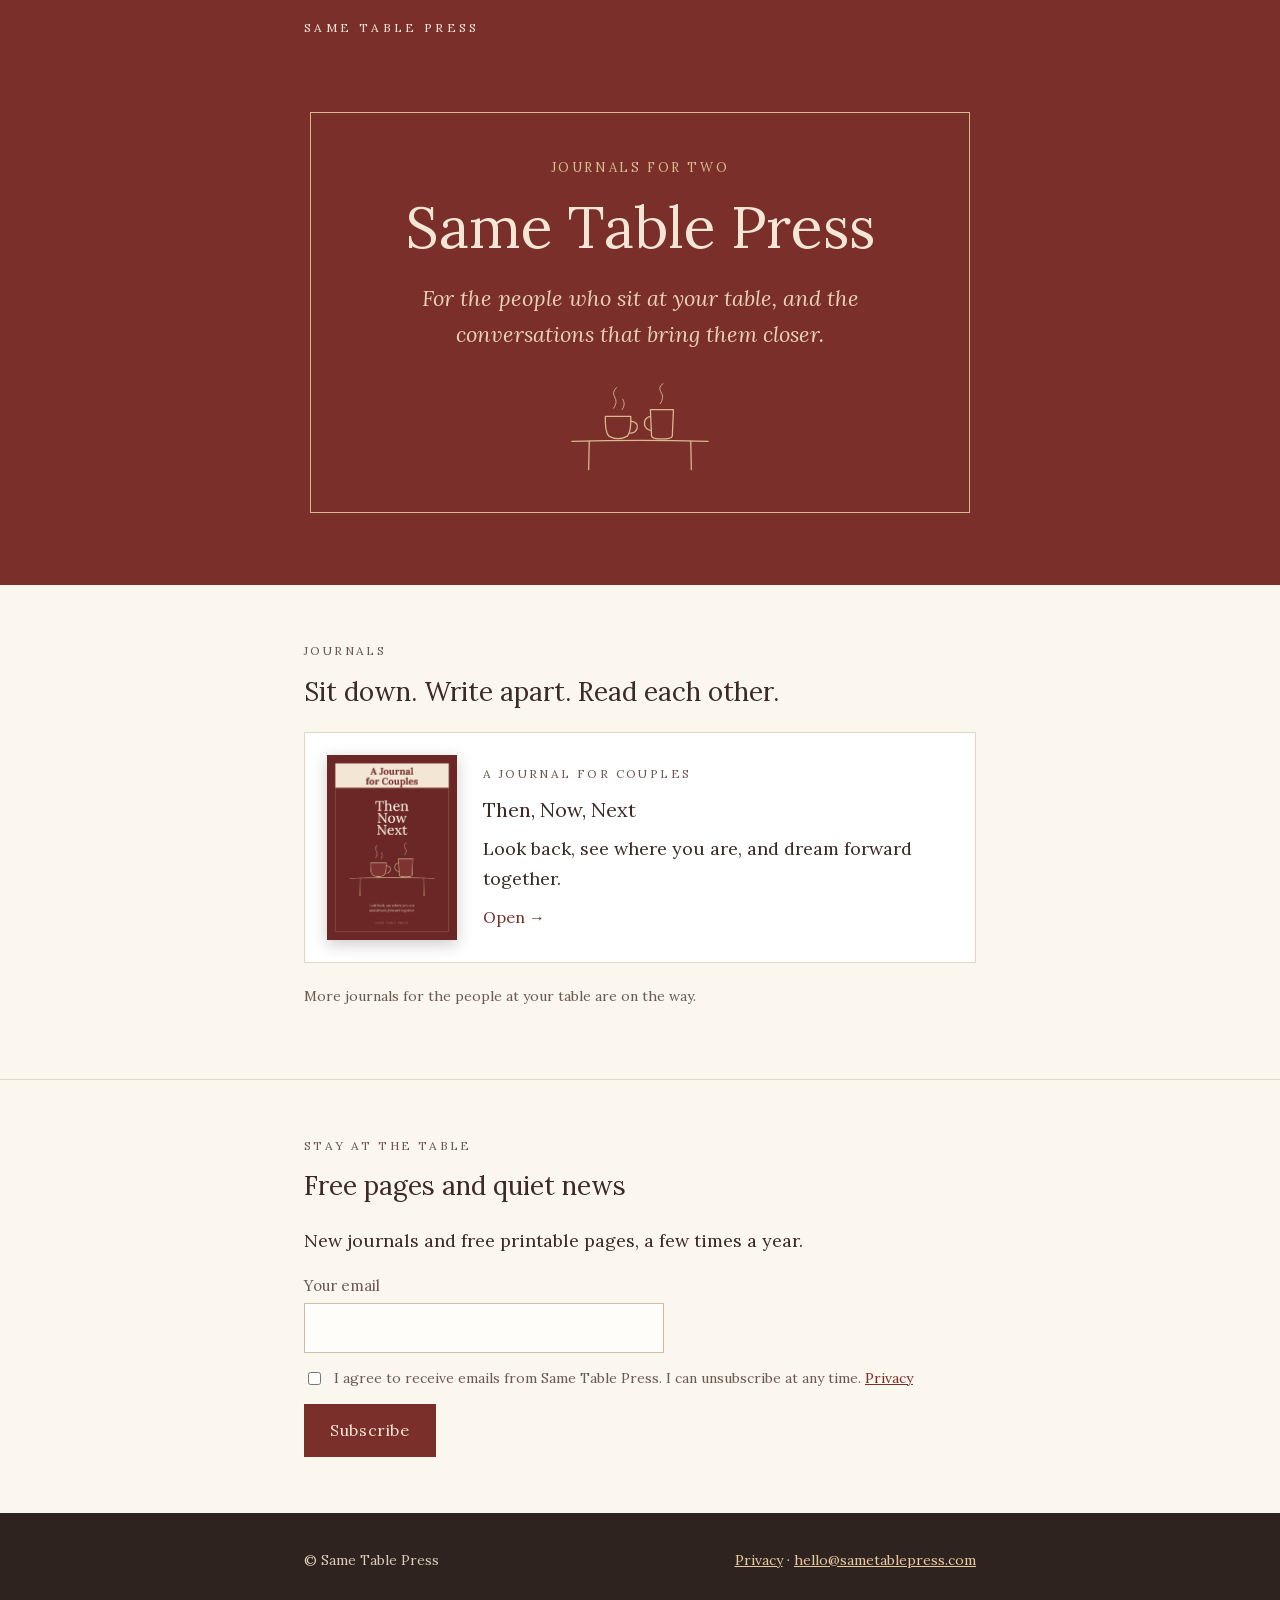
<file: index.html>
<!doctype html>
<html lang="en"><head><meta charset="utf-8">
<meta name="viewport" content="width=device-width,initial-scale=1">
<title>Same Table Press: journals for the people at your table</title>
<meta name="description" content="Guided journals for two people who sit at the same table and want to talk.">
<meta name="p:domain_verify" content="40cc4db1c53725497a6b243f9f8dcaa7"/>
<link rel="canonical" href="https://sametablepress.com/">
<meta property="og:title" content="Same Table Press: journals for the people at your table"><meta property="og:description" content="Guided journals for two people who sit at the same table and want to talk.">
<meta property="og:type" content="website"><meta property="og:url" content="https://sametablepress.com/">
<link rel="stylesheet" href="/assets/style.css">
</head><body>
<header class="top"><div class="wrap"><a href="/">Same Table Press</a></div></header>
<div class="hero"><div class="frame"><p class="tag">Journals for two</p><h1>Same Table Press</h1><p class="lead">For the people who sit at your table, and the conversations that bring them closer.</p><svg class="cups" viewBox="0 0 260 155" fill="none" stroke="#d9b98f" stroke-width="2.2" stroke-linecap="round" stroke-linejoin="round" aria-hidden="true">
<path d="M12 101 Q130 98 248 101"/><path d="M42 101 L41 150"/><path d="M218 101 L219 150"/>
<path d="M70 58 Q69 84 76 92 Q92 101 108 92 Q115 84 114 58 Z"/><path d="M114 66 q14 2 11 13 q-3 8 -12 8"/>
<path d="M148 46 L150 92 Q151 97 168 97 Q185 97 186 92 L188 46 Z"/><path d="M148 58 q-12 3 -10 15 q2 8 11 9"/>
<path d="M84 44 q8 -10 2 -20 q-5 -8 3 -16" stroke-width="1.5"/><path d="M99 46 q7 -9 1 -18" stroke-width="1.5"/>
<path d="M165 36 q8 -11 1 -21 q-5 -8 4 -14" stroke-width="1.5"/></svg></div></div>
<main><section><div class="wrap">
<p class="cap">Journals</p><h2>Sit down. Write apart. Read each other.</h2>
<a class="card" href="/tnn/"><img src="/assets/cover_tnn.png" alt="Cover of Then, Now, Next"><div><p class="cap">A journal for couples</p><h3>Then, Now, Next</h3><p style="margin:0 0 8px">Look back, see where you are, and dream forward together.</p><span class="go">Open →</span></div></a>
<p class="fine" style="margin-top:22px">More journals for the people at your table are on the way.</p></div></section>
<section><div class="wrap"><p class="cap">Stay at the table</p><h2>Free pages and quiet news</h2>
<p>New journals and free printable pages, a few times a year.</p><form class="ml" name="newsletter" data-next="/thanks/">
<p class="hp"><label>Leave empty <input name="bot-field" tabindex="-1" autocomplete="off"></label></p>
<label for="e-newsletter">Your email</label><input type="email" id="e-newsletter" name="email" required autocomplete="email">
<div class="consent"><input type="checkbox" id="c-newsletter" name="consent" value="yes" required><label for="c-newsletter" style="margin:0;font-size:14px">I agree to receive emails from Same Table Press. I can unsubscribe at any time. <a href="/privacy/">Privacy</a></label></div>
<button type="submit">Subscribe</button> <span class="msg fine" role="alert"></span></form></div></section></main>
<div class="pop" id="pop" role="dialog" aria-modal="true" aria-labelledby="pop-t"><div class="box">
<button class="x" type="button" aria-label="Close">×</button>
<p class="cap">Stay at the table</p><h2 id="pop-t">Free printable pages</h2>
<p style="margin:0 0 4px">Free pages for readers and quiet news from Same Table Press, a few times a year.</p>
<form class="ml" name="popup-subscribe" data-next="/tnn/free/">
<p class="hp"><label>Leave empty <input name="bot-field" tabindex="-1" autocomplete="off"></label></p>
<label for="e-popup-subscribe">Your email</label><input type="email" id="e-popup-subscribe" name="email" required autocomplete="email">
<div class="consent"><input type="checkbox" id="c-popup-subscribe" name="consent" value="yes" required><label for="c-popup-subscribe" style="margin:0;font-size:14px">I agree to receive emails from Same Table Press. I can unsubscribe at any time. <a href="/privacy/">Privacy</a></label></div>
<button type="submit">Send me the free pages</button> <span class="msg fine" role="alert"></span></form></div></div><script>
(function(){
var d=document.getElementById('pop'); if(!d) return;
var KEY='stp_pop', shown=false;
function seen(){try{return localStorage.getItem(KEY)==='1'}catch(e){return false}}
function mark(){try{localStorage.setItem(KEY,'1')}catch(e){}}
function open(){ if(shown||seen()) return; shown=true; d.classList.add('on'); var f=d.querySelector('input[type=email]'); if(f) f.focus(); }
function close(){ d.classList.remove('on'); mark(); }
d.addEventListener('click',function(e){ if(e.target===d) close(); });
d.querySelector('.x').addEventListener('click',close);
document.addEventListener('keydown',function(e){ if(e.key==='Escape') close(); });
d.querySelector('form').addEventListener('submit',mark);
setTimeout(open,20000);
document.addEventListener('mouseout',function(e){ if(!e.relatedTarget && e.clientY<=0 && performance.now()>8000) open(); });
})();
</script>
<script>
(function(){
var URL='https://assets.mailerlite.com/jsonp/2780472/forms/203648704294421733/subscribe';
fetch(URL.replace('/subscribe','/takel'),{mode:'no-cors'}).catch(function(){});
document.querySelectorAll('form.ml').forEach(function(f){
 f.addEventListener('submit',function(e){
  e.preventDefault();
  if(f.querySelector('[name=bot-field]').value) return;
  var btn=f.querySelector('button'), msg=f.querySelector('.msg');
  var dt=f.querySelector('input[type=date]'); 
  var fd=new FormData();
  fd.append('fields[email]',f.querySelector('input[type=email]').value.trim());
  if(dt && dt.value) fd.append('fields[open_date]',dt.value);
  fd.append('ml-submit','1'); fd.append('anticsrf','true');
  btn.disabled=true; msg.textContent='';
  fetch(URL,{method:'POST',body:fd,mode:'no-cors'}).then(function(){
    location.href=f.getAttribute('data-next');
  }).catch(function(){
    btn.disabled=false; msg.textContent='Something went wrong. Please try again, or write to hello@sametablepress.com.';
  });
 });
});
})();
</script>
<footer><div class="wrap"><div>© Same Table Press</div><div><a href="/privacy/">Privacy</a> · <a href="mailto:hello@sametablepress.com">hello@sametablepress.com</a></div></div></footer>
</body></html>
</file>
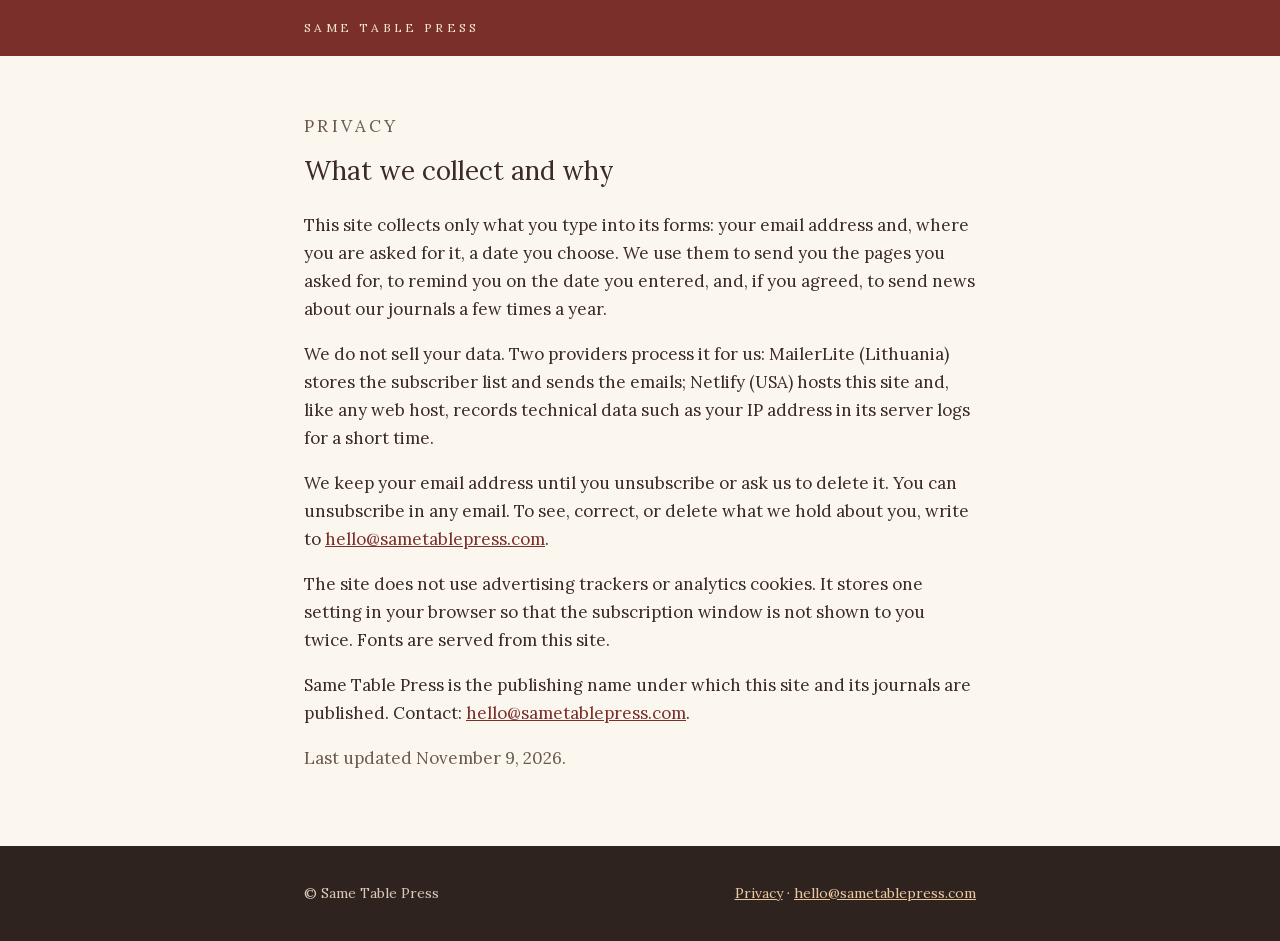
<file: privacy/index.html>
<!doctype html>
<html lang="en"><head><meta charset="utf-8">
<meta name="viewport" content="width=device-width,initial-scale=1">
<title>Privacy | Same Table Press</title>
<meta name="description" content="Privacy notice.">
<link rel="canonical" href="https://sametablepress.com/privacy/">
<meta property="og:title" content="Privacy | Same Table Press"><meta property="og:description" content="Privacy notice.">
<meta property="og:type" content="website"><meta property="og:url" content="https://sametablepress.com/privacy/">
<link rel="stylesheet" href="/assets/style.css">
</head><body>
<header class="top"><div class="wrap"><a href="/">Same Table Press</a></div></header>

<main><section><div class="wrap prose"><p class="cap">Privacy</p><h2>What we collect and why</h2>
<p>This site collects only what you type into its forms: your email address and, where you are asked for it, a date you choose. We use them to send you the pages you asked for, to remind you on the date you entered, and, if you agreed, to send news about our journals a few times a year.</p>
<p>We do not sell your data. Two providers process it for us: MailerLite (Lithuania) stores the subscriber list and sends the emails; Netlify (USA) hosts this site and, like any web host, records technical data such as your IP address in its server logs for a short time.</p>
<p>We keep your email address until you unsubscribe or ask us to delete it. You can unsubscribe in any email. To see, correct, or delete what we hold about you, write to <a href="mailto:hello@sametablepress.com">hello@sametablepress.com</a>.</p>
<p>The site does not use advertising trackers or analytics cookies. It stores one setting in your browser so that the subscription window is not shown to you twice. Fonts are served from this site.</p>
<p>Same Table Press is the publishing name under which this site and its journals are published. Contact: <a href="mailto:hello@sametablepress.com">hello@sametablepress.com</a>.</p>
<p class="fine">Last updated November 9, 2026.</p></div></section></main>

<script>
(function(){
var URL='https://assets.mailerlite.com/jsonp/2780472/forms/203648704294421733/subscribe';
fetch(URL.replace('/subscribe','/takel'),{mode:'no-cors'}).catch(function(){});
document.querySelectorAll('form.ml').forEach(function(f){
 f.addEventListener('submit',function(e){
  e.preventDefault();
  if(f.querySelector('[name=bot-field]').value) return;
  var btn=f.querySelector('button'), msg=f.querySelector('.msg');
  var dt=f.querySelector('input[type=date]'); 
  var fd=new FormData();
  fd.append('fields[email]',f.querySelector('input[type=email]').value.trim());
  if(dt && dt.value) fd.append('fields[open_date]',dt.value);
  fd.append('ml-submit','1'); fd.append('anticsrf','true');
  btn.disabled=true; msg.textContent='';
  fetch(URL,{method:'POST',body:fd,mode:'no-cors'}).then(function(){
    location.href=f.getAttribute('data-next');
  }).catch(function(){
    btn.disabled=false; msg.textContent='Something went wrong. Please try again, or write to hello@sametablepress.com.';
  });
 });
});
})();
</script>
<footer><div class="wrap"><div>© Same Table Press</div><div><a href="/privacy/">Privacy</a> · <a href="mailto:hello@sametablepress.com">hello@sametablepress.com</a></div></div></footer>
</body></html>
</file>
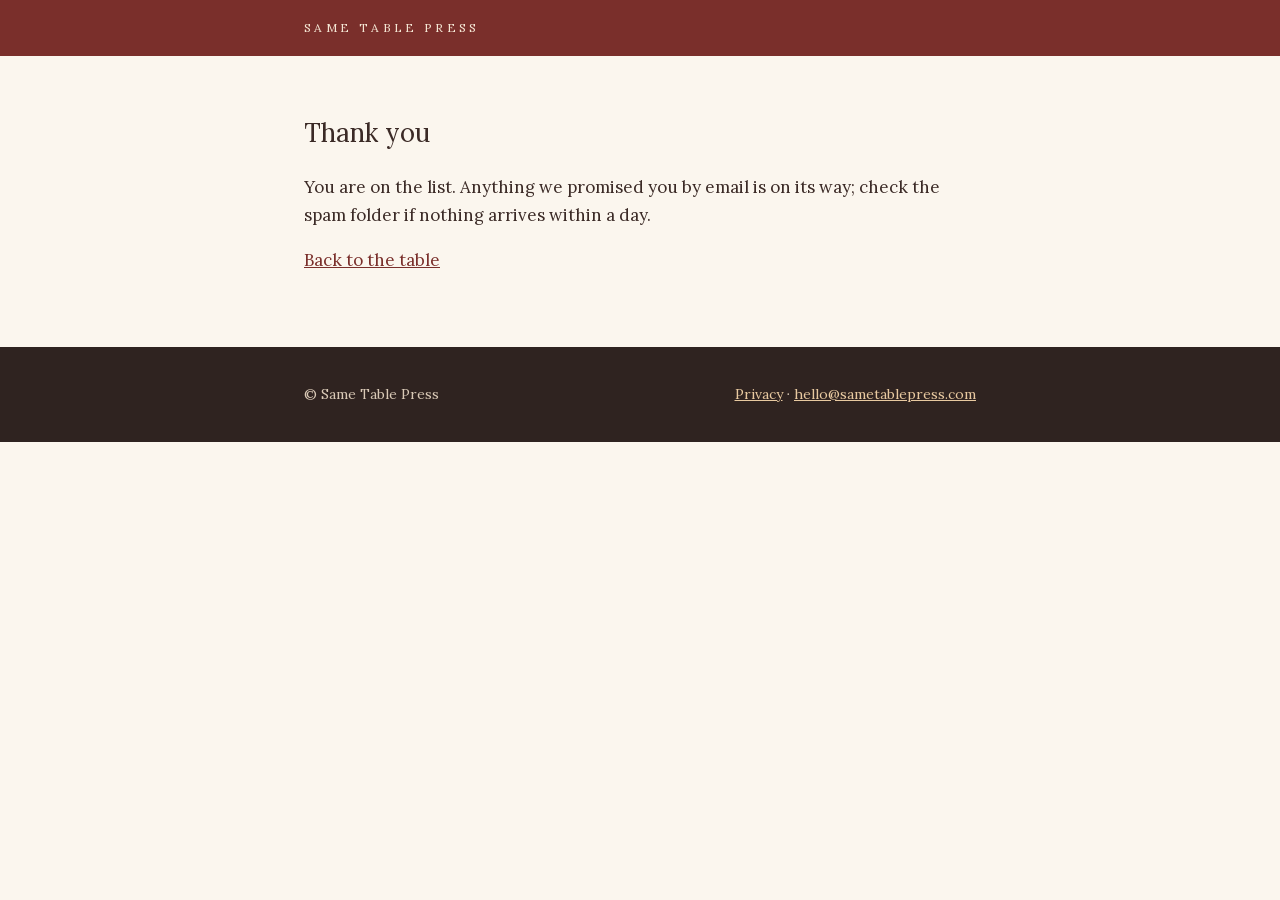
<file: thanks/index.html>
<!doctype html>
<html lang="en"><head><meta charset="utf-8">
<meta name="viewport" content="width=device-width,initial-scale=1">
<title>Thank you | Same Table Press</title>
<meta name="description" content="Thank you.">
<link rel="canonical" href="https://sametablepress.com/thanks/">
<meta property="og:title" content="Thank you | Same Table Press"><meta property="og:description" content="Thank you.">
<meta property="og:type" content="website"><meta property="og:url" content="https://sametablepress.com/thanks/">
<link rel="stylesheet" href="/assets/style.css">
</head><body>
<header class="top"><div class="wrap"><a href="/">Same Table Press</a></div></header>

<main><section><div class="wrap prose"><h2>Thank you</h2><p>You are on the list. Anything we promised you by email is on its way; check the spam folder if nothing arrives within a day.</p><p><a href="/">Back to the table</a></p></div></section></main>

<script>
(function(){
var URL='https://assets.mailerlite.com/jsonp/2780472/forms/203648704294421733/subscribe';
fetch(URL.replace('/subscribe','/takel'),{mode:'no-cors'}).catch(function(){});
document.querySelectorAll('form.ml').forEach(function(f){
 f.addEventListener('submit',function(e){
  e.preventDefault();
  if(f.querySelector('[name=bot-field]').value) return;
  var btn=f.querySelector('button'), msg=f.querySelector('.msg');
  var dt=f.querySelector('input[type=date]'); 
  var fd=new FormData();
  fd.append('fields[email]',f.querySelector('input[type=email]').value.trim());
  if(dt && dt.value) fd.append('fields[open_date]',dt.value);
  fd.append('ml-submit','1'); fd.append('anticsrf','true');
  btn.disabled=true; msg.textContent='';
  fetch(URL,{method:'POST',body:fd,mode:'no-cors'}).then(function(){
    location.href=f.getAttribute('data-next');
  }).catch(function(){
    btn.disabled=false; msg.textContent='Something went wrong. Please try again, or write to hello@sametablepress.com.';
  });
 });
});
})();
</script>
<footer><div class="wrap"><div>© Same Table Press</div><div><a href="/privacy/">Privacy</a> · <a href="mailto:hello@sametablepress.com">hello@sametablepress.com</a></div></div></footer>
</body></html>
</file>
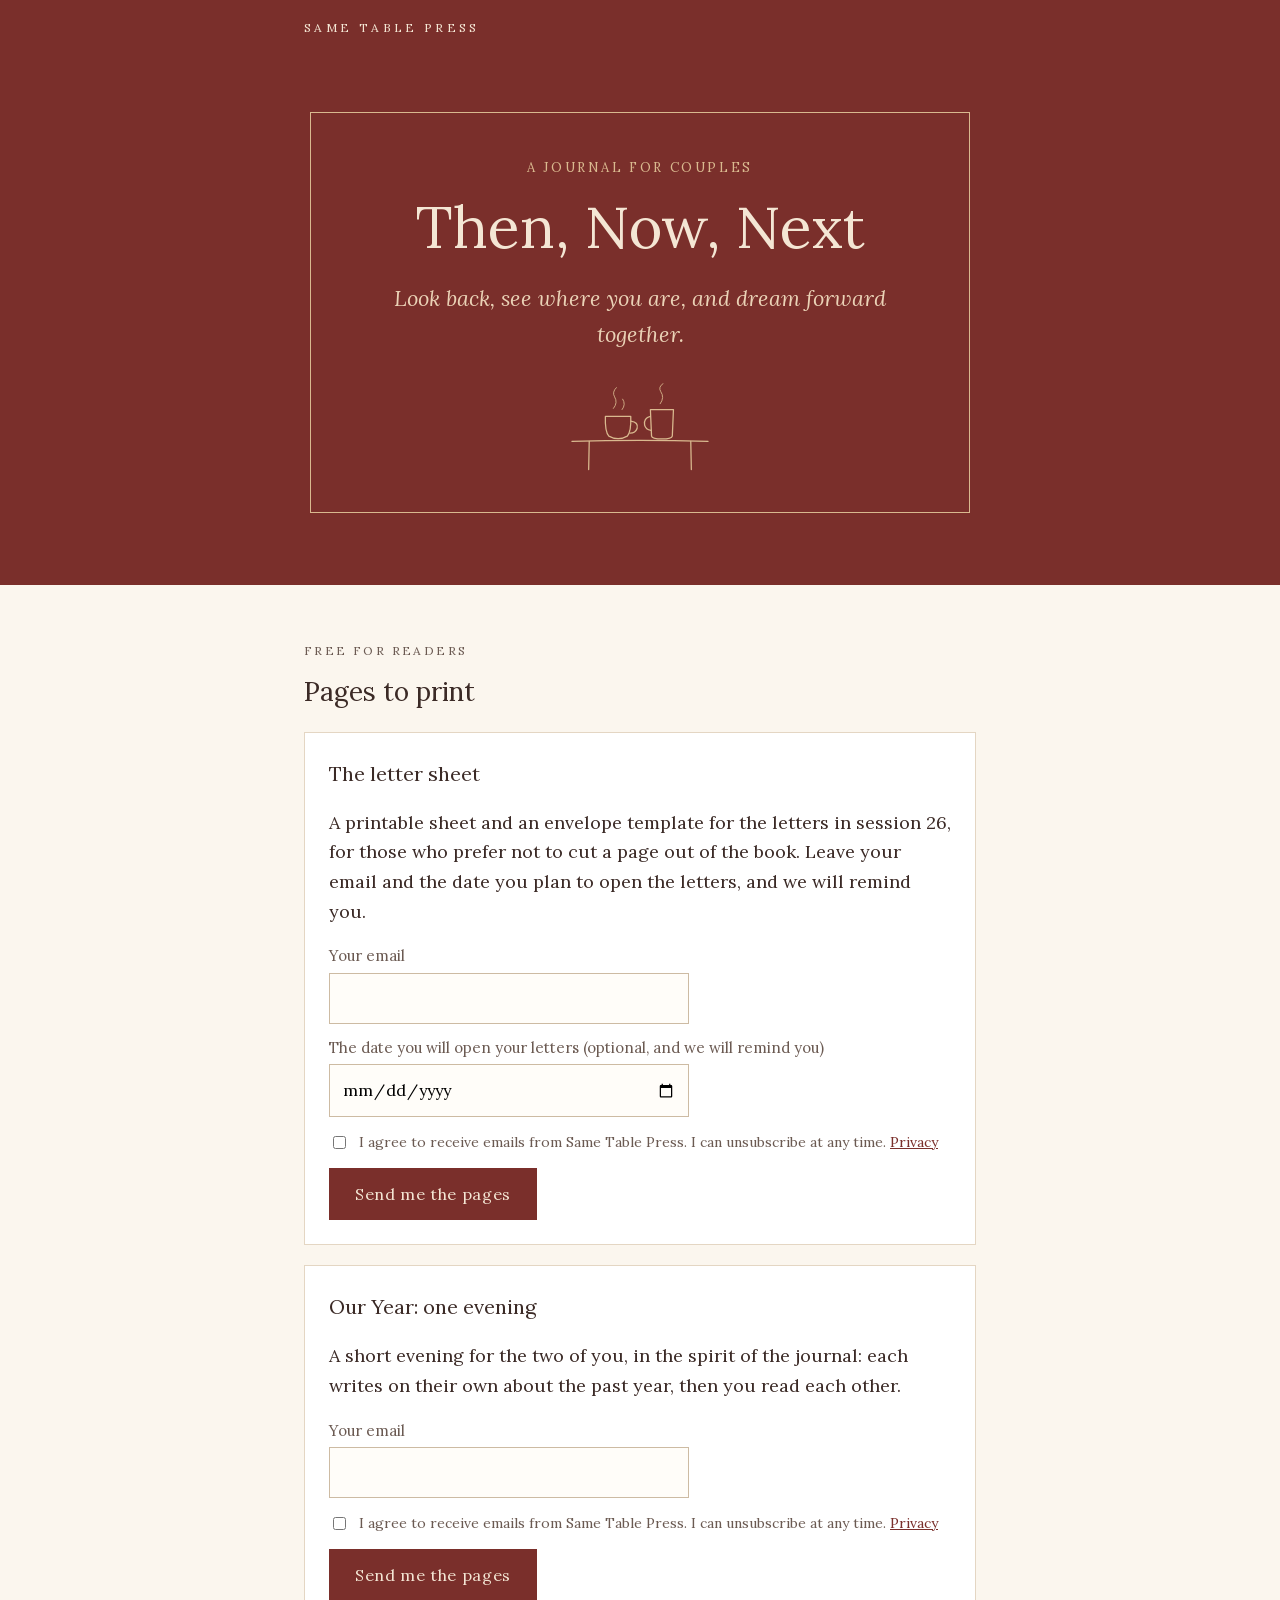
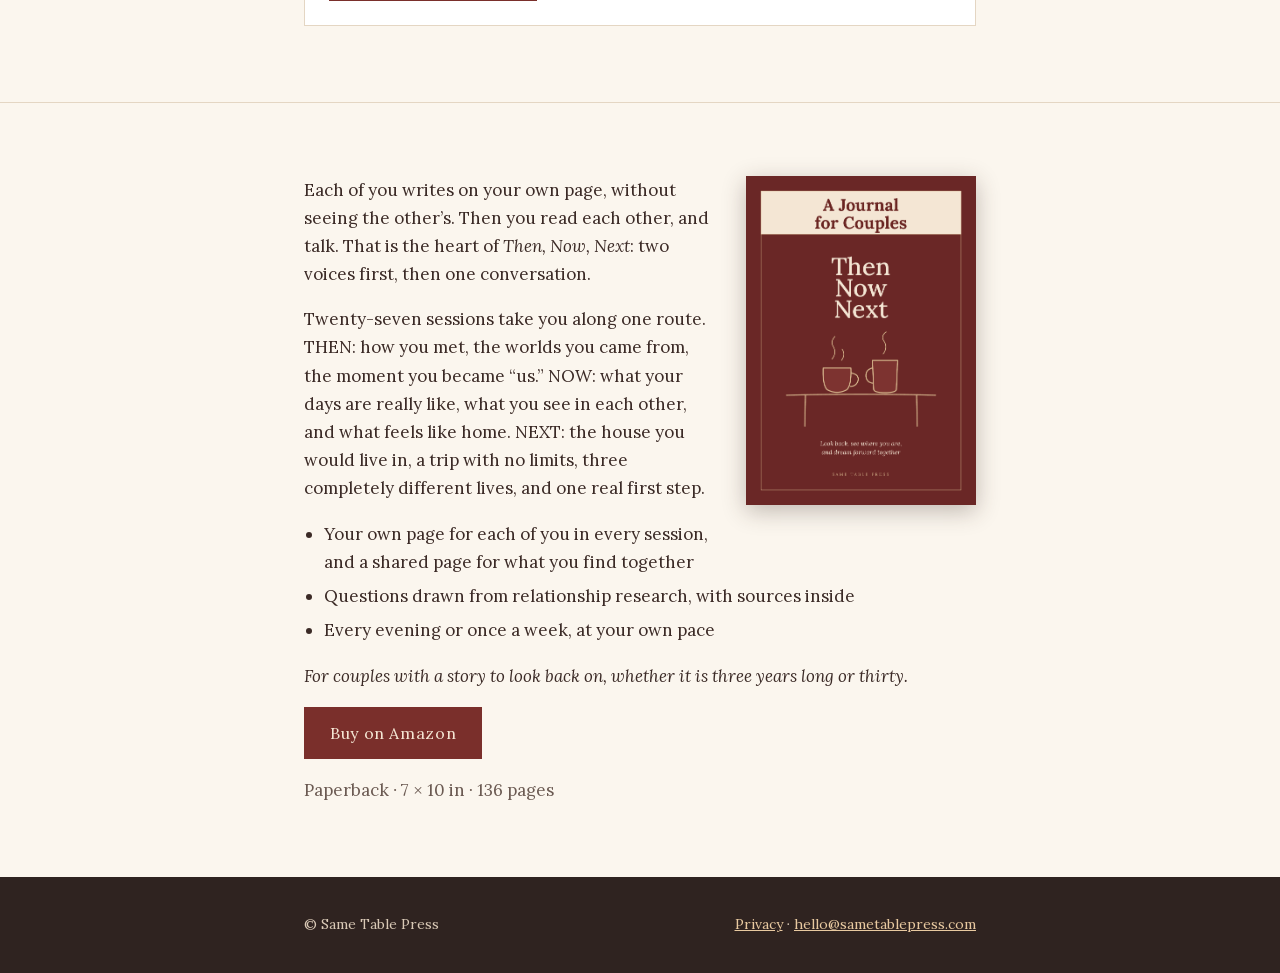
<file: tnn/index.html>
<!doctype html>
<html lang="en"><head><meta charset="utf-8">
<meta name="viewport" content="width=device-width,initial-scale=1">
<title>Then, Now, Next: A journal for couples | Same Table Press</title>
<meta name="description" content="Look back, see where you are, and dream forward together.">
<meta name="p:domain_verify" content="40cc4db1c53725497a6b243f9f8dcaa7"/>
<link rel="canonical" href="https://sametablepress.com/tnn/">
<meta property="og:title" content="Then, Now, Next: A journal for couples | Same Table Press"><meta property="og:description" content="Look back, see where you are, and dream forward together.">
<meta property="og:type" content="website"><meta property="og:url" content="https://sametablepress.com/tnn/">
<link rel="stylesheet" href="/assets/style.css">
</head><body>
<header class="top"><div class="wrap"><a href="/">Same Table Press</a></div></header>
<div class="hero"><div class="frame"><p class="tag">A journal for couples</p><h1>Then, Now, Next</h1><p class="lead">Look back, see where you are, and dream forward together.</p><svg class="cups" viewBox="0 0 260 155" fill="none" stroke="#d9b98f" stroke-width="2.2" stroke-linecap="round" stroke-linejoin="round" aria-hidden="true">
<path d="M12 101 Q130 98 248 101"/><path d="M42 101 L41 150"/><path d="M218 101 L219 150"/>
<path d="M70 58 Q69 84 76 92 Q92 101 108 92 Q115 84 114 58 Z"/><path d="M114 66 q14 2 11 13 q-3 8 -12 8"/>
<path d="M148 46 L150 92 Q151 97 168 97 Q185 97 186 92 L188 46 Z"/><path d="M148 58 q-12 3 -10 15 q2 8 11 9"/>
<path d="M84 44 q8 -10 2 -20 q-5 -8 3 -16" stroke-width="1.5"/><path d="M99 46 q7 -9 1 -18" stroke-width="1.5"/>
<path d="M165 36 q8 -11 1 -21 q-5 -8 4 -14" stroke-width="1.5"/></svg></div></div>
<main><section><div class="wrap"><p class="cap">Free for readers</p><h2>Pages to print</h2><div class="free"><h3>The letter sheet</h3><p>A printable sheet and an envelope template for the letters in session 26, for those who prefer not to cut a page out of the book. Leave your email and the date you plan to open the letters, and we will remind you.</p><form class="ml" name="get-letter" data-next="/tnn/free/">
<p class="hp"><label>Leave empty <input name="bot-field" tabindex="-1" autocomplete="off"></label></p>
<label for="e-get-letter">Your email</label><input type="email" id="e-get-letter" name="email" required autocomplete="email"><label for="d-get-letter">The date you will open your letters (optional, and we will remind you)</label><input type="date" id="d-get-letter" name="open_date">
<div class="consent"><input type="checkbox" id="c-get-letter" name="consent" value="yes" required><label for="c-get-letter" style="margin:0;font-size:14px">I agree to receive emails from Same Table Press. I can unsubscribe at any time. <a href="/privacy/">Privacy</a></label></div>
<button type="submit">Send me the pages</button> <span class="msg fine" role="alert"></span></form></div><div class="free"><h3>Our Year: one evening</h3><p>A short evening for the two of you, in the spirit of the journal: each writes on their own about the past year, then you read each other.</p><form class="ml" name="get-ouryear" data-next="/tnn/free/">
<p class="hp"><label>Leave empty <input name="bot-field" tabindex="-1" autocomplete="off"></label></p>
<label for="e-get-ouryear">Your email</label><input type="email" id="e-get-ouryear" name="email" required autocomplete="email">
<div class="consent"><input type="checkbox" id="c-get-ouryear" name="consent" value="yes" required><label for="c-get-ouryear" style="margin:0;font-size:14px">I agree to receive emails from Same Table Press. I can unsubscribe at any time. <a href="/privacy/">Privacy</a></label></div>
<button type="submit">Send me the pages</button> <span class="msg fine" role="alert"></span></form></div></div></section>
<section><div class="wrap prose">
<img class="coverbig" src="/assets/cover_tnn.png" alt="Cover of Then, Now, Next">
<p>Each of you writes on your own page, without seeing the other’s. Then you read each other, and talk. That is the heart of <i>Then, Now, Next</i>: two voices first, then one conversation.</p><p>Twenty-seven sessions take you along one route. THEN: how you met, the worlds you came from, the moment you became “us.” NOW: what your days are really like, what you see in each other, and what feels like home. NEXT: the house you would live in, a trip with no limits, three completely different lives, and one real first step.</p><ul class="pts"><li>Your own page for each of you in every session, and a shared page for what you find together</li><li>Questions drawn from relationship research, with sources inside</li><li>Every evening or once a week, at your own pace</li></ul><p><i>For couples with a story to look back on, whether it is three years long or thirty.</i></p>
<p><a class="btn" href="https://www.amazon.com/dp/B0HR9FG8QD" target="_blank" rel="noopener">Buy on Amazon</a></p><p class="fine">Paperback · 7 × 10 in · 136 pages</p></div></section></main>
<div class="pop" id="pop" role="dialog" aria-modal="true" aria-labelledby="pop-t"><div class="box">
<button class="x" type="button" aria-label="Close">×</button>
<p class="cap">Stay at the table</p><h2 id="pop-t">Free printable pages</h2>
<p style="margin:0 0 4px">Free pages for readers and quiet news from Same Table Press, a few times a year.</p>
<form class="ml" name="popup-subscribe" data-next="/tnn/free/">
<p class="hp"><label>Leave empty <input name="bot-field" tabindex="-1" autocomplete="off"></label></p>
<label for="e-popup-subscribe">Your email</label><input type="email" id="e-popup-subscribe" name="email" required autocomplete="email">
<div class="consent"><input type="checkbox" id="c-popup-subscribe" name="consent" value="yes" required><label for="c-popup-subscribe" style="margin:0;font-size:14px">I agree to receive emails from Same Table Press. I can unsubscribe at any time. <a href="/privacy/">Privacy</a></label></div>
<button type="submit">Send me the free pages</button> <span class="msg fine" role="alert"></span></form></div></div><script>
(function(){
var d=document.getElementById('pop'); if(!d) return;
var KEY='stp_pop', shown=false;
function seen(){try{return localStorage.getItem(KEY)==='1'}catch(e){return false}}
function mark(){try{localStorage.setItem(KEY,'1')}catch(e){}}
function open(){ if(shown||seen()) return; shown=true; d.classList.add('on'); var f=d.querySelector('input[type=email]'); if(f) f.focus(); }
function close(){ d.classList.remove('on'); mark(); }
d.addEventListener('click',function(e){ if(e.target===d) close(); });
d.querySelector('.x').addEventListener('click',close);
document.addEventListener('keydown',function(e){ if(e.key==='Escape') close(); });
d.querySelector('form').addEventListener('submit',mark);
setTimeout(open,20000);
document.addEventListener('mouseout',function(e){ if(!e.relatedTarget && e.clientY<=0 && performance.now()>8000) open(); });
})();
</script>
<script>
(function(){
var URL='https://assets.mailerlite.com/jsonp/2780472/forms/203648704294421733/subscribe';
fetch(URL.replace('/subscribe','/takel'),{mode:'no-cors'}).catch(function(){});
document.querySelectorAll('form.ml').forEach(function(f){
 f.addEventListener('submit',function(e){
  e.preventDefault();
  if(f.querySelector('[name=bot-field]').value) return;
  var btn=f.querySelector('button'), msg=f.querySelector('.msg');
  var dt=f.querySelector('input[type=date]'); 
  var fd=new FormData();
  fd.append('fields[email]',f.querySelector('input[type=email]').value.trim());
  if(dt && dt.value) fd.append('fields[open_date]',dt.value);
  fd.append('ml-submit','1'); fd.append('anticsrf','true');
  btn.disabled=true; msg.textContent='';
  fetch(URL,{method:'POST',body:fd,mode:'no-cors'}).then(function(){
    location.href=f.getAttribute('data-next');
  }).catch(function(){
    btn.disabled=false; msg.textContent='Something went wrong. Please try again, or write to hello@sametablepress.com.';
  });
 });
});
})();
</script>
<footer><div class="wrap"><div>© Same Table Press</div><div><a href="/privacy/">Privacy</a> · <a href="mailto:hello@sametablepress.com">hello@sametablepress.com</a></div></div></footer>
</body></html>
</file>
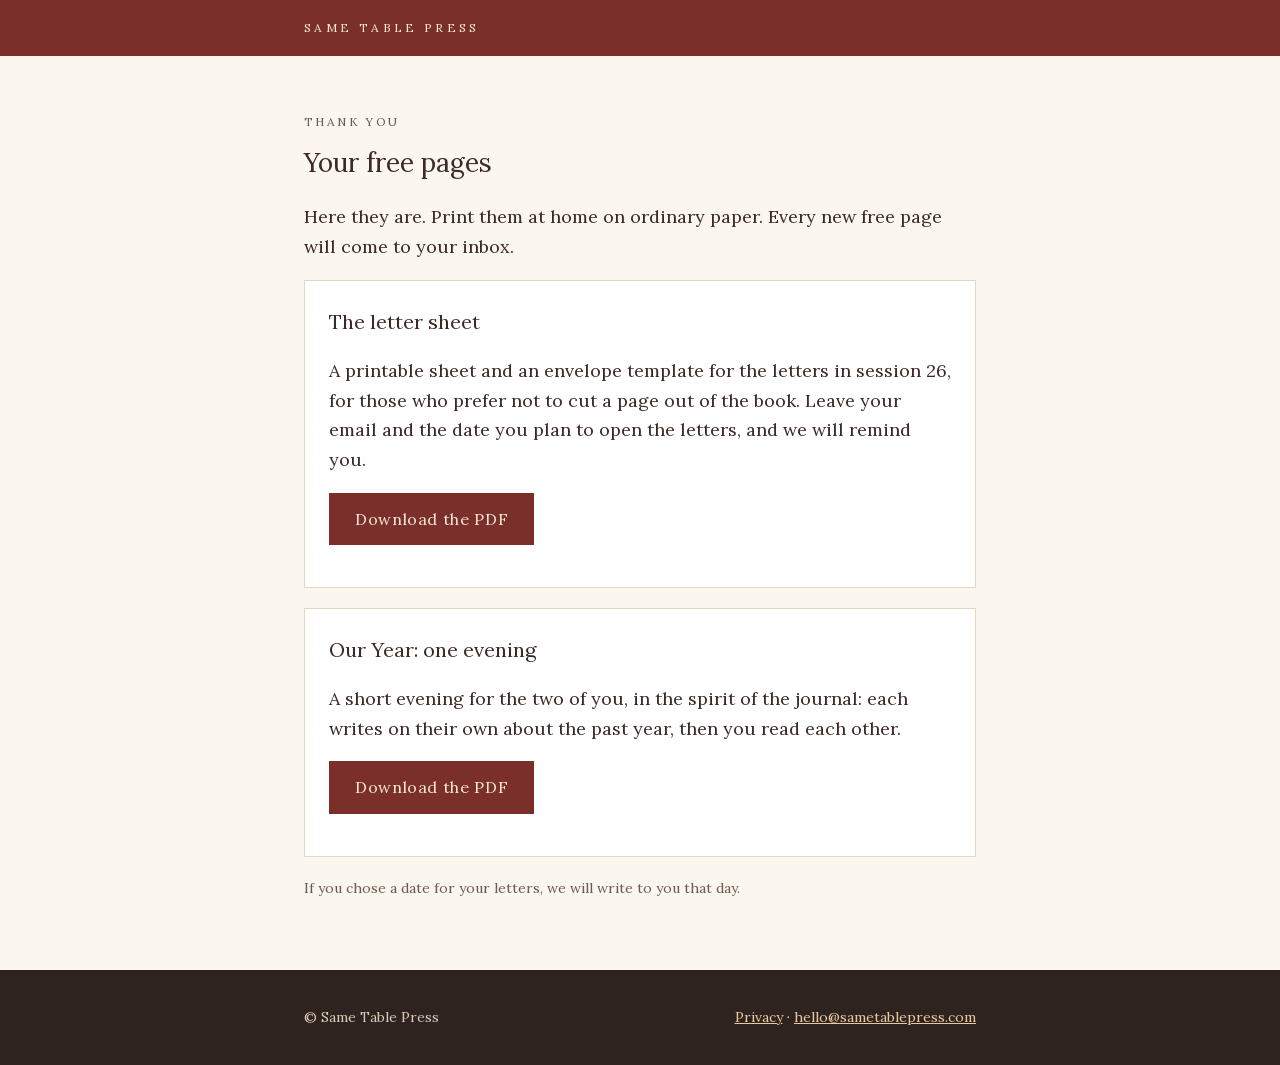
<file: tnn/free/index.html>
<!doctype html>
<html lang="en"><head><meta charset="utf-8">
<meta name="viewport" content="width=device-width,initial-scale=1">
<title>Your free pages | Same Table Press</title>
<meta name="description" content="Free printable pages.">
<link rel="canonical" href="https://sametablepress.com/tnn/free/">
<meta property="og:title" content="Your free pages | Same Table Press"><meta property="og:description" content="Free printable pages.">
<meta property="og:type" content="website"><meta property="og:url" content="https://sametablepress.com/tnn/free/">
<link rel="stylesheet" href="/assets/style.css">
</head><body>
<header class="top"><div class="wrap"><a href="/">Same Table Press</a></div></header>

<main><section><div class="wrap"><p class="cap">Thank you</p><h2>Your free pages</h2>
<p>Here they are. Print them at home on ordinary paper. Every new free page will come to your inbox.</p><div class="free"><h3>The letter sheet</h3><p>A printable sheet and an envelope template for the letters in session 26, for those who prefer not to cut a page out of the book. Leave your email and the date you plan to open the letters, and we will remind you.</p><p><a class="btn" href="/tnn/files/TNN_Letter_Sheet.pdf" download>Download the PDF</a></p></div><div class="free"><h3>Our Year: one evening</h3><p>A short evening for the two of you, in the spirit of the journal: each writes on their own about the past year, then you read each other.</p><p><a class="btn" href="/tnn/files/TNN_Our_Year_Evening.pdf" download>Download the PDF</a></p></div>
<p class="fine">If you chose a date for your letters, we will write to you that day.</p></div></section></main>

<script>
(function(){
var URL='https://assets.mailerlite.com/jsonp/2780472/forms/203648704294421733/subscribe';
fetch(URL.replace('/subscribe','/takel'),{mode:'no-cors'}).catch(function(){});
document.querySelectorAll('form.ml').forEach(function(f){
 f.addEventListener('submit',function(e){
  e.preventDefault();
  if(f.querySelector('[name=bot-field]').value) return;
  var btn=f.querySelector('button'), msg=f.querySelector('.msg');
  var dt=f.querySelector('input[type=date]'); 
  var fd=new FormData();
  fd.append('fields[email]',f.querySelector('input[type=email]').value.trim());
  if(dt && dt.value) fd.append('fields[open_date]',dt.value);
  fd.append('ml-submit','1'); fd.append('anticsrf','true');
  btn.disabled=true; msg.textContent='';
  fetch(URL,{method:'POST',body:fd,mode:'no-cors'}).then(function(){
    location.href=f.getAttribute('data-next');
  }).catch(function(){
    btn.disabled=false; msg.textContent='Something went wrong. Please try again, or write to hello@sametablepress.com.';
  });
 });
});
})();
</script>
<footer><div class="wrap"><div>© Same Table Press</div><div><a href="/privacy/">Privacy</a> · <a href="mailto:hello@sametablepress.com">hello@sametablepress.com</a></div></div></footer>
</body></html>
</file>
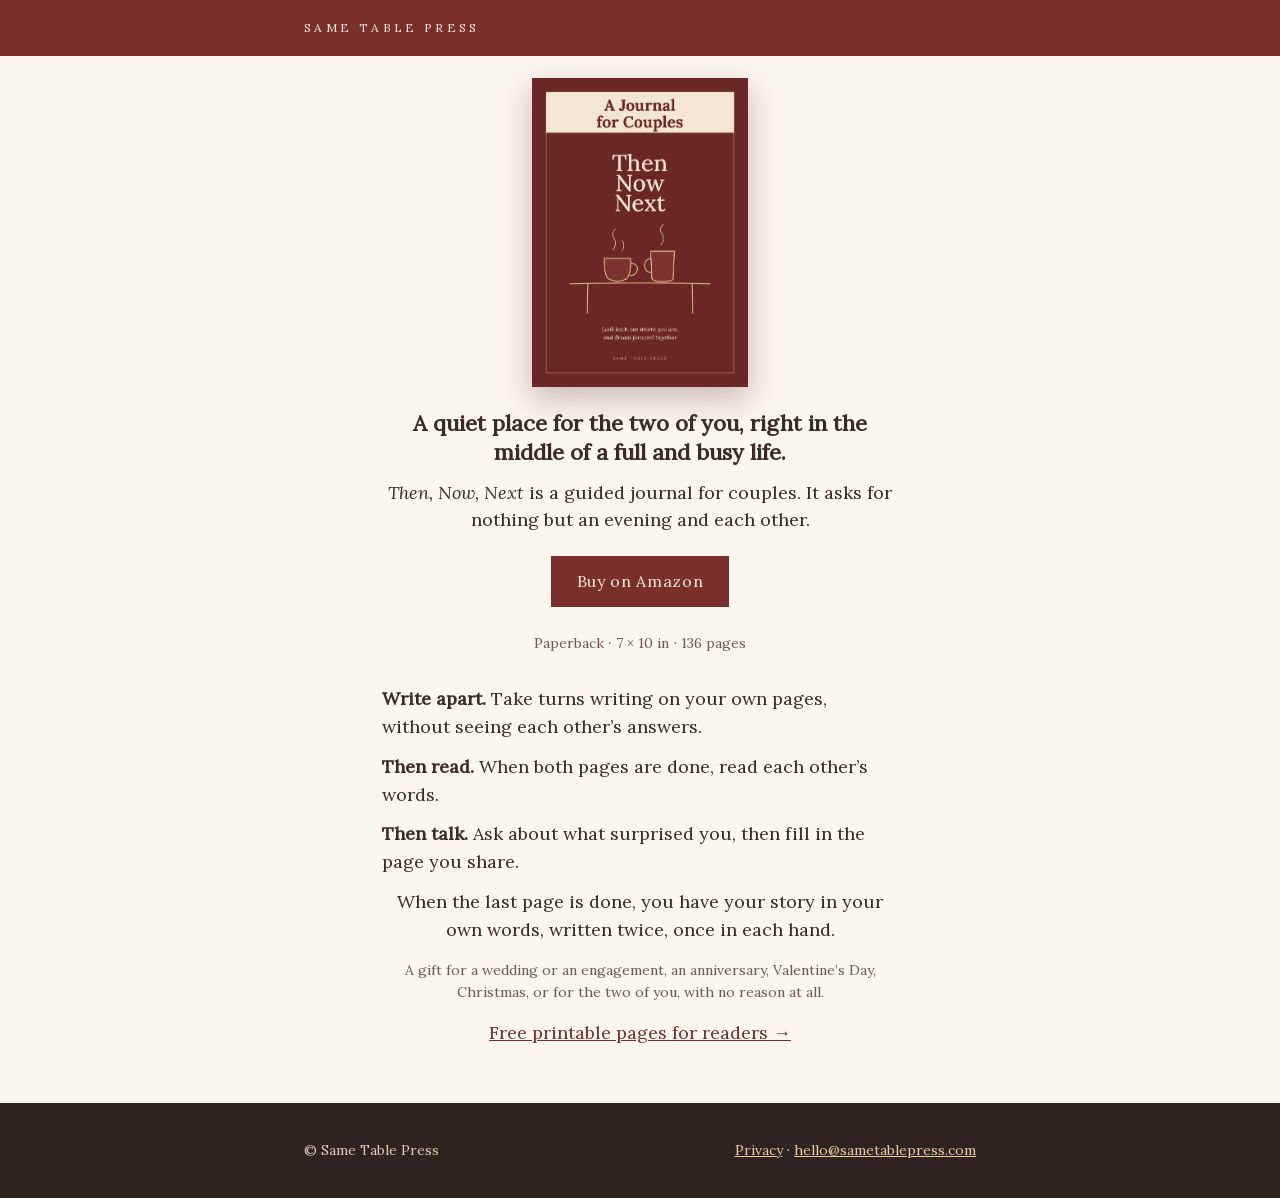
<file: tnn/gift/index.html>
<!doctype html>
<html lang="en"><head><meta charset="utf-8">
<meta name="viewport" content="width=device-width,initial-scale=1">
<title>Then, Now, Next: A journal for couples | Same Table Press</title>
<meta name="description" content="A quiet place for the two of you, right in the middle of a full and busy life. A guided journal for couples.">
<meta name="p:domain_verify" content="40cc4db1c53725497a6b243f9f8dcaa7"/>
<link rel="canonical" href="https://sametablepress.com/tnn/">
<meta property="og:title" content="Then, Now, Next: A journal for couples | Same Table Press"><meta property="og:description" content="A quiet place for the two of you, right in the middle of a full and busy life.">
<meta property="og:type" content="website"><meta property="og:url" content="https://sametablepress.com/tnn/gift/">
<link rel="stylesheet" href="/assets/style.css">
<style>
.g{max-width:560px;margin:0 auto;padding:16px 22px 40px;text-align:center}
.g img{width:42%;max-width:220px;height:auto;box-shadow:0 12px 30px rgba(74,26,26,.28);margin:6px auto 22px;display:block}
.g h1{font-size:22px;line-height:1.3;margin:0 0 12px}
.g p{margin:0 0 16px;line-height:1.55}
.g .btn{margin:6px 0 10px}
.g .steps{margin:30px 0 8px;text-align:left}
.g .steps p{margin:0 0 12px}
.g .topic{font-size:15px;letter-spacing:.02em;color:#7d3330;margin:0 0 10px;font-style:italic}
</style>
</head><body>
<header class="top"><div class="wrap"><a href="/">Same Table Press</a></div></header>
<main><div class="g">
<img src="/assets/cover_tnn.png" alt="Cover of Then, Now, Next, a journal for couples">
<p class="topic" id="topic" hidden></p>
<h1>A quiet place for the two of you, right in the middle of a full and busy life.</h1>
<p><i>Then, Now, Next</i> is a guided journal for couples. It asks for nothing but an evening and each other.</p>
<p><a class="btn" href="https://www.amazon.com/dp/B0HR9FG8QD" target="_blank" rel="noopener">Buy on Amazon</a></p>
<p class="fine">Paperback · 7 × 10 in · 136 pages</p>
<div class="steps">
<p><b>Write apart.</b> Take turns writing on your own pages, without seeing each other’s answers.</p>
<p><b>Then read.</b> When both pages are done, read each other’s words.</p>
<p><b>Then talk.</b> Ask about what surprised you, then fill in the page you share.</p>
</div>
<p>When the last page is done, you have your story in your own words, written twice, once in each hand.</p>
<p class="fine">A gift for a wedding or an engagement, an anniversary, Valentine’s Day, Christmas, or for the two of you, with no reason at all.</p>
<p><a href="/tnn/">Free printable pages for readers →</a></p>
</div></main>
<footer><div class="wrap"><div>© Same Table Press</div><div><a href="/privacy/">Privacy</a> · <a href="mailto:hello@sametablepress.com">hello@sametablepress.com</a></div></div></footer>
<script>
(function(){var t={
"questions":"A question to ask your partner tonight.",
"dates":"A date at home you can have 27 times.",
"gifts-xmas":"A Christmas gift for the one who says they want nothing.",
"gifts-ny":"A New Year gift for your partner: 27 evenings for the two of you.",
"gifts-couple":"A gift for a couple that is for both of them.",
"gifts-val":"A Valentine\u2019s gift that opens a year later."};
try{var k=new URLSearchParams(location.search).get("p");var e=document.getElementById("topic");
if(k&&t[k]){e.textContent=t[k];e.hidden=false;}}catch(x){}})();
</script>
</body></html>
</file>
<file: assets/style.css>
@font-face{font-family:Lora;src:url(/assets/Lora.woff2);font-weight:400;font-display:swap}
@font-face{font-family:Lora;font-style:italic;src:url(/assets/Lora-Italic.woff2);font-weight:400;font-display:swap}
:root{--red:#7a2f2b;--gold:#d9b98f;--cream:#f4e6d4;--paper:#fbf6ee;--ink:#3b2a26;--soft:#6b5a52;--line:#e4d6c3}
*{box-sizing:border-box}
html{-webkit-text-size-adjust:100%}
body{margin:0;font-family:Lora,Georgia,serif;color:var(--ink);background:var(--paper);line-height:1.65;font-size:18px}
a{color:var(--red)}
.wrap{max-width:720px;margin:0 auto;padding:0 24px}
header.top{background:var(--red);color:var(--cream)}
header.top .wrap{display:flex;justify-content:space-between;align-items:center;padding-top:18px;padding-bottom:18px}
header.top a{color:var(--cream);text-decoration:none;letter-spacing:.28em;font-size:12px;text-transform:uppercase}
.hero{background:var(--red);color:var(--cream);text-align:center;padding:56px 24px 72px}
.hero .tag{letter-spacing:.2em;color:var(--gold);font-size:13px;text-transform:uppercase;margin:0 0 18px}
.hero h1{font-weight:500;font-size:clamp(34px,9vw,58px);line-height:1.1;margin:0 0 20px}
.hero p.lead{font-style:italic;font-size:clamp(18px,4.6vw,22px);color:#ead2b6;max-width:520px;margin:0 auto}
.cups{width:150px;height:auto;margin:30px auto 0;display:block}
.hero .frame{border:1px solid var(--gold);max-width:660px;margin:0 auto;padding:44px 20px 40px}
section{padding:56px 0}
section+section{border-top:1px solid var(--line)}
h2{font-weight:500;font-size:26px;margin:0 0 18px}
h3{font-weight:500;font-size:20px;margin:0 0 8px}
.cap{letter-spacing:.2em;text-transform:uppercase;font-size:12px;color:var(--soft);margin:0 0 10px}
.card{display:flex;gap:26px;align-items:center;background:#fff;border:1px solid var(--line);padding:22px;text-decoration:none;color:inherit}
.card img{width:130px;height:auto;display:block;box-shadow:0 4px 14px rgba(59,42,38,.25)}
.card h3{margin-top:0}
.card .go{color:var(--red);font-size:16px}
.btn,button{display:inline-block;background:var(--red);color:var(--cream);border:0;padding:13px 26px;font:inherit;font-size:16px;letter-spacing:.04em;text-decoration:none;cursor:pointer}
.btn.alt{background:transparent;color:var(--red);border:1px solid var(--red)}
.btn[aria-disabled=true]{opacity:.55;cursor:default}
ul.pts{padding-left:20px}
ul.pts li{margin:6px 0}
.coverbig{float:right;width:230px;margin:0 0 20px 28px;box-shadow:0 6px 22px rgba(59,42,38,.3)}
.free{background:#fff;border:1px solid var(--line);padding:24px;margin:0 0 20px}
.free .soon{color:var(--soft);font-style:italic;font-size:15px}
form{margin-top:14px}
label{display:block;font-size:15px;color:var(--soft);margin:12px 0 4px}
input[type=email],input[type=date]{width:100%;max-width:360px;padding:11px 12px;font:inherit;font-size:16px;border:1px solid #cdbba3;background:#fffdf9}
.consent{display:flex;gap:10px;align-items:flex-start;font-size:14px;color:var(--soft);margin:14px 0}
.consent input{margin-top:5px}
.hp{position:absolute;left:-9999px}
footer{background:#2f2320;color:#d9c9b6;padding:36px 0;font-size:14px}
footer a{color:#e8c9a0}
footer .wrap{display:flex;flex-wrap:wrap;gap:12px 28px;justify-content:space-between}
.fine{font-size:14px;color:var(--soft)}
.prose p,.prose li{font-size:17px}
.pop{position:fixed;inset:0;background:rgba(47,35,32,.55);display:none;align-items:center;justify-content:center;padding:20px;z-index:50}
.pop.on{display:flex}
.pop .box{background:var(--paper);max-width:440px;width:100%;padding:34px 28px 28px;position:relative;border-top:4px solid var(--red);max-height:92vh;overflow:auto}
.pop h2{font-size:24px;margin:0 0 10px}
.pop .x{position:absolute;top:6px;right:10px;background:none;color:var(--soft);padding:6px 10px;font-size:26px;line-height:1}
@media(max-width:560px){.card{flex-direction:column;text-align:center}.coverbig{float:none;display:block;margin:0 auto 24px}}
</file>
